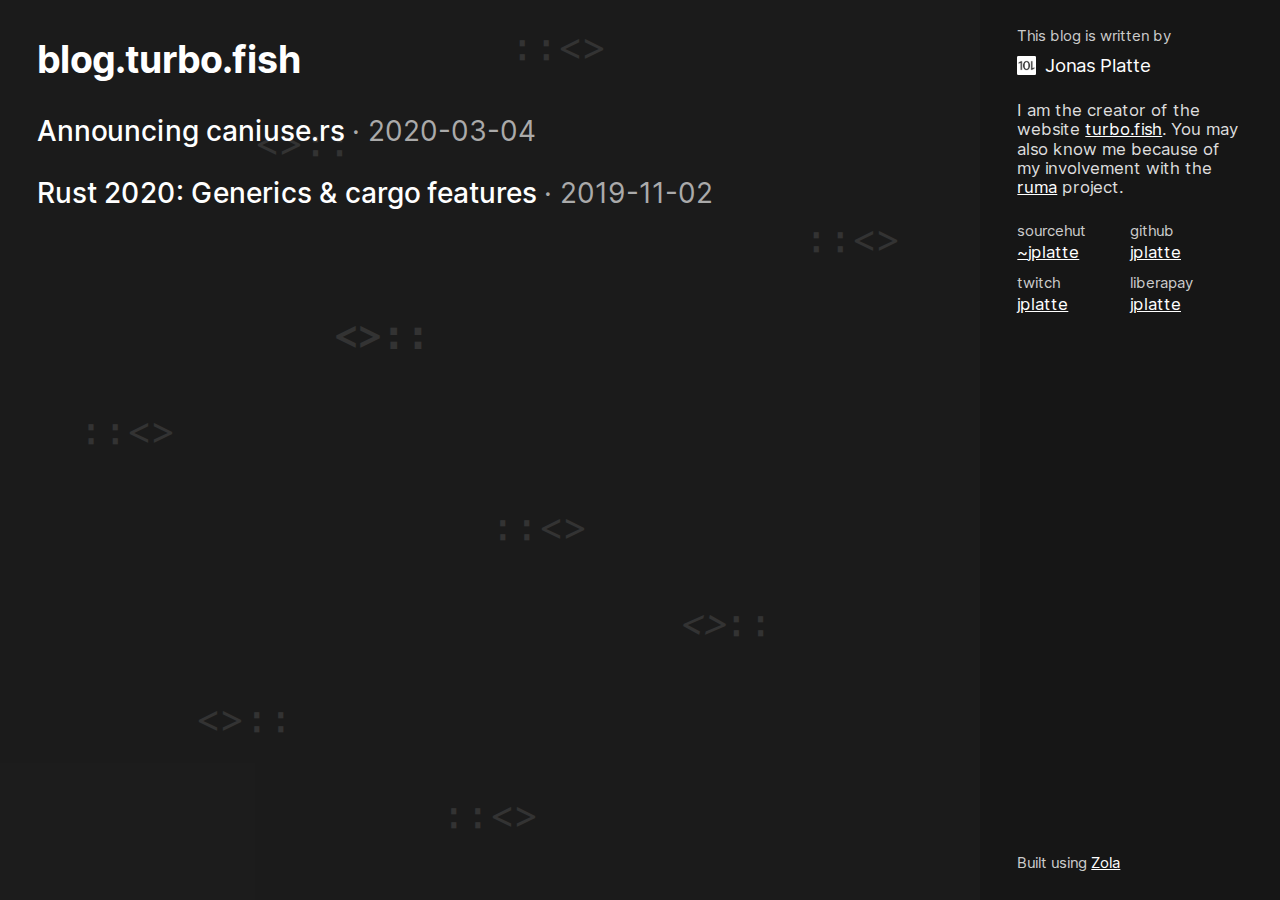
<file: index.html>
<!doctype html>
<html lang="en" class="index">

<meta charset="utf-8">
<meta http-equiv="x-ua-compatible" content="ie=edge">
<meta name="viewport" content="width=device-width, initial-scale=1, shrink-to-fit=no">

<meta http-equiv="Content-Security-Policy" content="
    default-src 'self';
    script-src 'none';
    style-src 'self' 'unsafe-inline';
    frame-src 'none'">

<title>blog.turbo.fish</title>

<link rel="stylesheet" href="/normalize.css">
<link rel="stylesheet" href="/blog.css">

<div class="page">
    <div class="content">
        
<main>
    <h1>blog.turbo.fish</h1>
    
        
        <h2 class="post-entry">
            <a href="https://blog.turbo.fish/announcing-caniuse-rs/">Announcing caniuse.rs</a>
            <time datetime="2020-03-04">· 2020-03-04</time>
        </h2>
    
        
        <h2 class="post-entry">
            <a href="https://blog.turbo.fish/rust-2020/">Rust 2020: Generics &amp; cargo features</a>
            <time datetime="2019-11-02">· 2019-11-02</time>
        </h2>
    
</main>


        <div class="bg" aria-hidden="true" tabindex="-1">
        
            <t><​></t>
            <u><​></u>
            <r><​></r>
            <b><​></b>
            <o><​></o>
            <f><​></f>
            <i><​></i>
            <s><​></s>
            <h><​></h>
        
            <t><​></t>
            <u><​></u>
            <r><​></r>
            <b><​></b>
            <o><​></o>
            <f><​></f>
            <i><​></i>
            <s><​></s>
            <h><​></h>
        
            <t><​></t>
            <u><​></u>
            <r><​></r>
            <b><​></b>
            <o><​></o>
            <f><​></f>
            <i><​></i>
            <s><​></s>
            <h><​></h>
        
            <t><​></t>
            <u><​></u>
            <r><​></r>
            <b><​></b>
            <o><​></o>
            <f><​></f>
            <i><​></i>
            <s><​></s>
            <h><​></h>
        
            <t><​></t>
            <u><​></u>
            <r><​></r>
            <b><​></b>
            <o><​></o>
            <f><​></f>
            <i><​></i>
            <s><​></s>
            <h><​></h>
        
        </div>
    </div>

    <aside class="sidebar">
        <small>This blog is written by</small>
        <div class="author">
            <img class="author-icon" src="&#x2F;img&#x2F;jplatte.png" alt="">
            <span class="author-name">Jonas Platte</span>
        </div>

        <div class="about">
            <p>I am the creator of the web­site <a href="https://turbo.fish/">turbo.fish</a>. You may also know me
because of my involvement with the <a href="https://www.ruma.io/">ruma</a> project.</p>

        </div>

        <ul class="ext-links">
        
            <li>
                <small>sourcehut</small><br>
                <a href="https:&#x2F;&#x2F;git.sr.ht&#x2F;~jplatte&#x2F;">~jplatte</a>
            </li>
        
            <li>
                <small>github</small><br>
                <a href="https:&#x2F;&#x2F;github.com&#x2F;jplatte">jplatte</a>
            </li>
        
            <li>
                <small>twitch</small><br>
                <a href="https:&#x2F;&#x2F;www.twitch.tv&#x2F;jplatte">jplatte</a>
            </li>
        
            <li>
                <small>liberapay</small><br>
                <a href="https:&#x2F;&#x2F;liberapay.com&#x2F;jplatte&#x2F;">jplatte</a>
            </li>
        
        </ul>

        <div class="sidebar-footer">
            <small>Built using <a href="https://www.getzola.org/">Zola</a></small>
        </div>
    </aside>
</div>

</html>
</file>
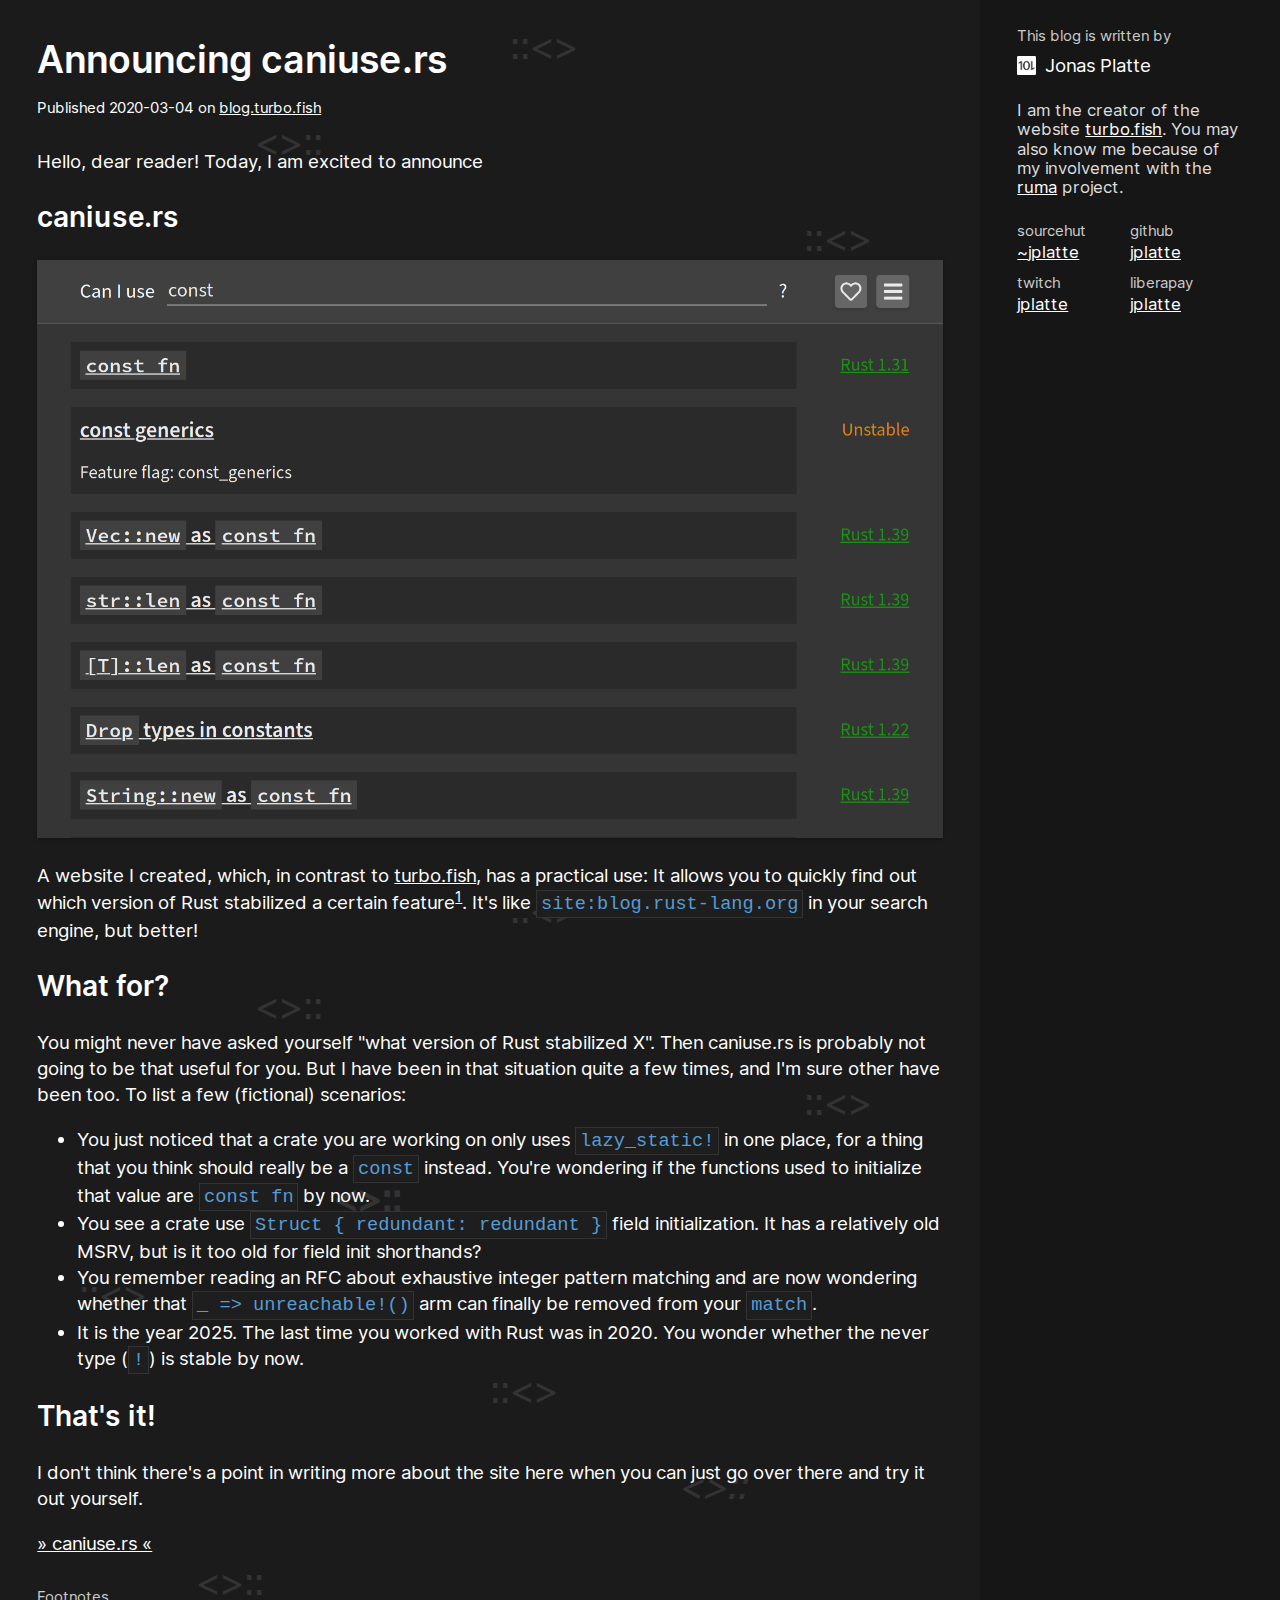
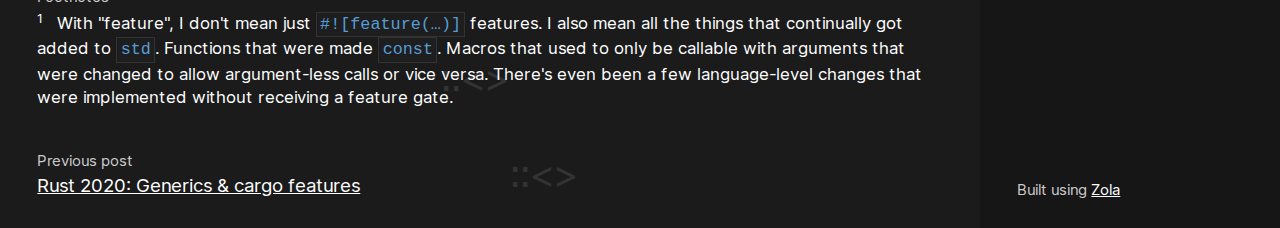
<file: announcing-caniuse-rs/index.html>
<!doctype html>
<html lang="en" class="index">

<meta charset="utf-8">
<meta http-equiv="x-ua-compatible" content="ie=edge">
<meta name="viewport" content="width=device-width, initial-scale=1, shrink-to-fit=no">

<meta http-equiv="Content-Security-Policy" content="
    default-src 'self';
    script-src 'none';
    style-src 'self' 'unsafe-inline';
    frame-src 'none'">

<title>Announcing caniuse.rs | blog.turbo.fish</title>

<link rel="stylesheet" href="/normalize.css">
<link rel="stylesheet" href="/blog.css">

<div class="page">
    <div class="content">
        

<article>
    <h1 class="page-title">Announcing caniuse.rs</h1>
    <small class="post-meta">
        Published
        <time datetime="2020-03-04">2020-03-04</time>
        on
        <a href="/">blog.turbo.fish</a>
    </small>
    <p>Hello, dear reader! Today, I am excited to announce</p>
<h2 id="caniuse-rs"><a href="https://caniuse.rs">caniuse.rs</a></h2>
<p><img src="/media/caniuse-rs-screenshot.png" alt="screenshot of caniuse.rs" /></p>
<p>A website I created, which, in contrast to <a href="https://turbo.fish/">turbo.fish</a>,
has a practical use: It allows you to quickly find out which version of Rust
stabilized a certain feature<sup class="footnote-reference"><a href="#1">1</a></sup>. It's like <code>site:blog.rust-lang.org</code> in your
search engine, but better!</p>
<h2 id="what-for">What for?</h2>
<p>You might never have asked yourself &quot;what version of Rust stabilized X&quot;. Then
caniuse.rs is probably not going to be that useful for you. But I have been in
that situation quite a few times, and I'm sure other have been too. To list a
few (fictional) scenarios:</p>
<ul>
<li>You just noticed that a crate you are working on only uses <code>lazy_static!</code> in
one place, for a thing that you think should really be a <code>const</code> instead.
You're wondering if the functions used to initialize that value are <code>const fn</code>
by now.</li>
<li>You see a crate use <code>Struct { redundant: redundant }</code> field initialization. It
has a relatively old MSRV, but is it too old for field init shorthands?</li>
<li>You remember reading an RFC about exhaustive integer pattern matching and are
now wondering whether that <code>_ =&gt; unreachable!()</code> arm can finally be removed
from your <code>match</code>.</li>
<li>It is the year 2025. The last time you worked with Rust was in 2020. You
wonder whether the never type (<code>!</code>) is stable by now.</li>
</ul>
<h2 id="that-s-it">That's it!</h2>
<p>I don't think there's a point in writing more about the site here when you can
just go over there and try it out yourself.</p>
<p><a href="https://caniuse.rs/">» caniuse.rs «</a></p>
<div class="footnote-definition" id="1"><sup class="footnote-definition-label">1</sup>
<p>With &quot;feature&quot;, I don't mean just <code>#![feature(…)]</code> features. I also mean
all the things that continually got added to <code>std</code>. Functions that were made
<code>const</code>. Macros that used to only be callable with arguments that were changed
to allow argument-less calls or vice versa. There's even been a few
language-level changes that were implemented without receiving a feature gate.</p>
</div>

</article>

<ul class="other-post-links">
    
    <li class="previous-post">
        <small>Previous post</small>
        <a href="/rust-2020&#x2F;">Rust 2020: Generics &amp; cargo features</a>
    </li>
    
    
</ul>


        <div class="bg" aria-hidden="true" tabindex="-1">
        
            <t><​></t>
            <u><​></u>
            <r><​></r>
            <b><​></b>
            <o><​></o>
            <f><​></f>
            <i><​></i>
            <s><​></s>
            <h><​></h>
        
            <t><​></t>
            <u><​></u>
            <r><​></r>
            <b><​></b>
            <o><​></o>
            <f><​></f>
            <i><​></i>
            <s><​></s>
            <h><​></h>
        
            <t><​></t>
            <u><​></u>
            <r><​></r>
            <b><​></b>
            <o><​></o>
            <f><​></f>
            <i><​></i>
            <s><​></s>
            <h><​></h>
        
            <t><​></t>
            <u><​></u>
            <r><​></r>
            <b><​></b>
            <o><​></o>
            <f><​></f>
            <i><​></i>
            <s><​></s>
            <h><​></h>
        
            <t><​></t>
            <u><​></u>
            <r><​></r>
            <b><​></b>
            <o><​></o>
            <f><​></f>
            <i><​></i>
            <s><​></s>
            <h><​></h>
        
        </div>
    </div>

    <aside class="sidebar">
        <small>This blog is written by</small>
        <div class="author">
            <img class="author-icon" src="&#x2F;img&#x2F;jplatte.png" alt="">
            <span class="author-name">Jonas Platte</span>
        </div>

        <div class="about">
            <p>I am the creator of the web­site <a href="https://turbo.fish/">turbo.fish</a>. You may also know me
because of my involvement with the <a href="https://www.ruma.io/">ruma</a> project.</p>

        </div>

        <ul class="ext-links">
        
            <li>
                <small>sourcehut</small><br>
                <a href="https:&#x2F;&#x2F;git.sr.ht&#x2F;~jplatte&#x2F;">~jplatte</a>
            </li>
        
            <li>
                <small>github</small><br>
                <a href="https:&#x2F;&#x2F;github.com&#x2F;jplatte">jplatte</a>
            </li>
        
            <li>
                <small>twitch</small><br>
                <a href="https:&#x2F;&#x2F;www.twitch.tv&#x2F;jplatte">jplatte</a>
            </li>
        
            <li>
                <small>liberapay</small><br>
                <a href="https:&#x2F;&#x2F;liberapay.com&#x2F;jplatte&#x2F;">jplatte</a>
            </li>
        
        </ul>

        <div class="sidebar-footer">
            <small>Built using <a href="https://www.getzola.org/">Zola</a></small>
        </div>
    </aside>
</div>

</html>
</file>
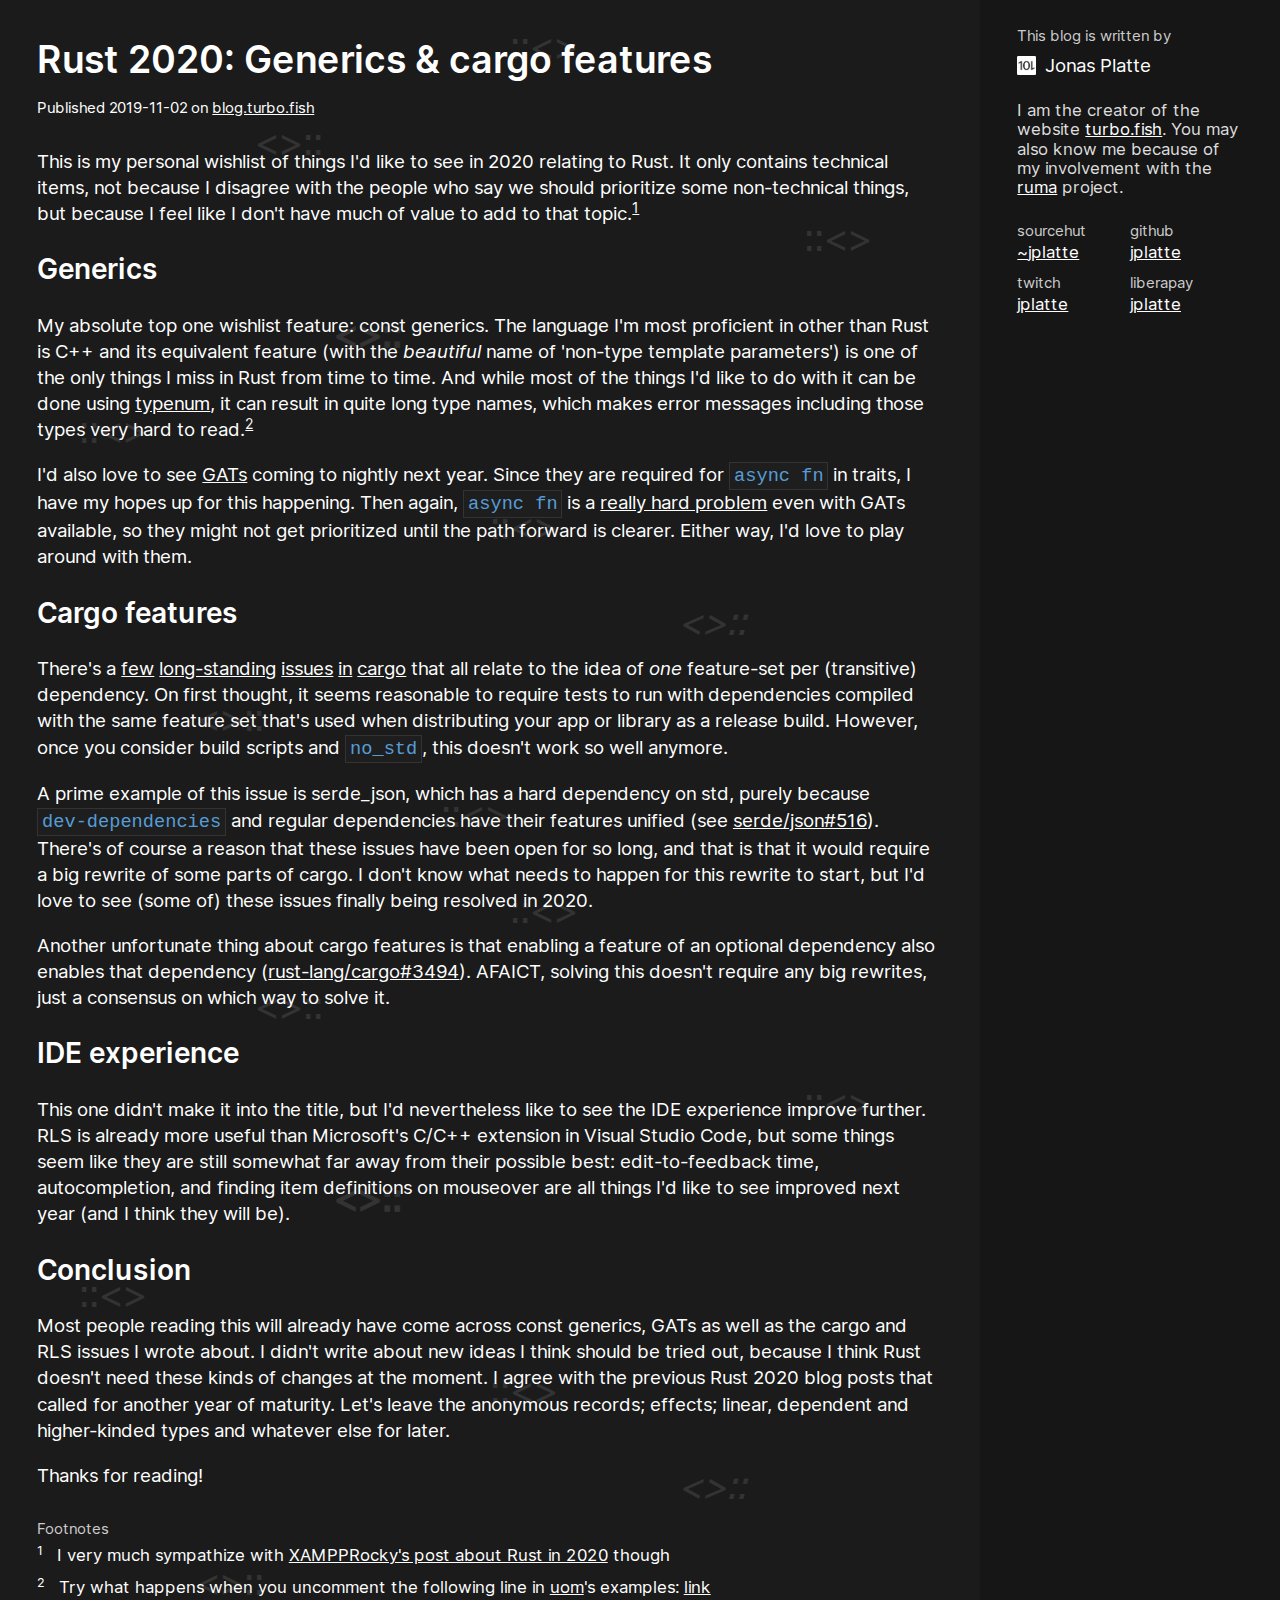
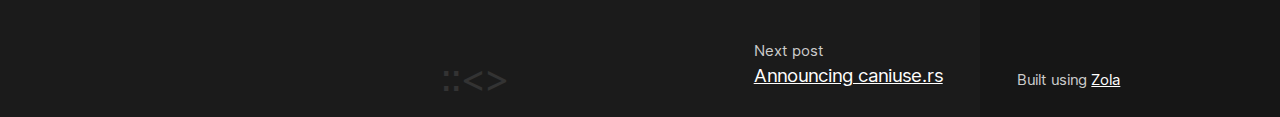
<file: rust-2020/index.html>
<!doctype html>
<html lang="en" class="index">

<meta charset="utf-8">
<meta http-equiv="x-ua-compatible" content="ie=edge">
<meta name="viewport" content="width=device-width, initial-scale=1, shrink-to-fit=no">

<meta http-equiv="Content-Security-Policy" content="
    default-src 'self';
    script-src 'none';
    style-src 'self' 'unsafe-inline';
    frame-src 'none'">

<title>Rust 2020: Generics &amp; cargo features | blog.turbo.fish</title>

<link rel="stylesheet" href="/normalize.css">
<link rel="stylesheet" href="/blog.css">

<div class="page">
    <div class="content">
        

<article>
    <h1 class="page-title">Rust 2020: Generics &amp; cargo features</h1>
    <small class="post-meta">
        Published
        <time datetime="2019-11-02">2019-11-02</time>
        on
        <a href="/">blog.turbo.fish</a>
    </small>
    <p>This is my personal wishlist of things I'd like to see in 2020 relating to Rust.
It only contains technical items, not because I disagree with the people who say
we should prioritize some non-technical things, but because I feel like I don't
have much of value to add to that topic.<sup class="footnote-reference"><a href="#1">1</a></sup></p>
<h2 id="generics">Generics</h2>
<p>My absolute top one wishlist feature: const generics. The language I'm most
proficient in other than Rust is C++ and its equivalent feature (with the
<em>beautiful</em> name of 'non-type template parameters') is one of the only things I
miss in Rust from time to time. And while most of the things I'd like to do with
it can be done using <a href="https://crates.io/crates/typenum">typenum</a>, it can result in quite long type
names, which makes error messages including those types very hard to read.<sup class="footnote-reference"><a href="#2">2</a></sup></p>
<p>I'd also love to see <a href="https://github.com/rust-lang/rust/issues/44265">GATs</a> coming to nightly next year. Since they are
required for <code>async fn</code> in traits, I have my hopes up for this happening. Then
again, <code>async fn</code> is a <a href="https://smallcultfollowing.com/babysteps/blog/2019/10/26/async-fn-in-traits-are-hard/">really hard problem</a> even with GATs available,
so they might not get prioritized until the path forward is clearer. Either way,
I'd love to play around with them.</p>
<h2 id="cargo-features">Cargo features</h2>
<p>There's a <a href="https://github.com/rust-lang/cargo/issues/1197">few</a> <a href="https://github.com/rust-lang/cargo/issues/1796">long-standing</a> <a href="https://github.com/rust-lang/cargo/issues/2589">issues</a>
<a href="https://github.com/rust-lang/cargo/issues/2911">in</a> <a href="https://github.com/rust-lang/cargo/issues/5730">cargo</a> that all relate to the idea of <em>one</em> feature-set
per (transitive) dependency. On first thought, it seems reasonable to require
tests to run with dependencies compiled with the same feature set that's used
when distributing your app or library as a release build. However, once you
consider build scripts and <code>no_std</code>, this doesn't work so well anymore.</p>
<p>A prime example of this issue is serde_json, which has a hard dependency on
std, purely because <code>dev-dependencies</code> and regular dependencies have their
features unified (see <a href="https://github.com/serde-rs/json/pull/516">serde/json#516</a>). There's of course a reason
that these issues have been open for so long, and that is that it would require
a big rewrite of some parts of cargo. I don't know what needs to happen for this
rewrite to start, but I'd love to see (some of) these issues finally being
resolved in 2020.</p>
<p>Another unfortunate thing about cargo features is that enabling a feature of an
optional dependency also enables that dependency (<a href="https://github.com/rust-lang/cargo/issues/3494">rust-lang/cargo#3494</a>).
AFAICT, solving this doesn't require any big rewrites, just a consensus on which
way to solve it.</p>
<h2 id="ide-experience">IDE experience</h2>
<p>This one didn't make it into the title, but I'd nevertheless like to see the IDE
experience improve further. RLS is already more useful than Microsoft's C/C++
extension in Visual Studio Code, but some things seem like they are still
somewhat far away from their possible best: edit-to-feedback time,
autocompletion, and finding item definitions on mouseover are all things I'd
like to see improved next year (and I think they will be).</p>
<h2 id="conclusion">Conclusion</h2>
<p>Most people reading this will already have come across const generics, GATs as
well as the cargo and RLS issues I wrote about. I didn't write about new ideas
I think should be tried out, because I think Rust doesn't need these kinds of
changes at the moment. I agree with the previous Rust 2020 blog posts that
called for another year of maturity. Let's leave the anonymous records; effects;
linear, dependent and higher-kinded types and whatever else for later.</p>
<p>Thanks for reading!</p>
<div class="footnote-definition" id="1"><sup class="footnote-definition-label">1</sup>
<p>I very much sympathize with <a href="https://xampprocky.github.io/public/blog/rust-2021/">XAMPPRocky's post about Rust in 2020</a>
though</p>
</div>
<div class="footnote-definition" id="2"><sup class="footnote-definition-label">2</sup>
<p>Try what happens when you uncomment the following line in <a href="https://crates.io/crates/uom">uom</a>'s
examples: <a href="https://github.com/iliekturtles/uom/blob/4b338869556be39bac4c3320da0c3298975178fa/examples/si.rs#L16">link</a></p>
</div>

</article>

<ul class="other-post-links">
    
    
    <li class="next-post">
        <small>Next post</small>
        <a href="/announcing-caniuse-rs&#x2F;">Announcing caniuse.rs</a>
    </li>
    
</ul>


        <div class="bg" aria-hidden="true" tabindex="-1">
        
            <t><​></t>
            <u><​></u>
            <r><​></r>
            <b><​></b>
            <o><​></o>
            <f><​></f>
            <i><​></i>
            <s><​></s>
            <h><​></h>
        
            <t><​></t>
            <u><​></u>
            <r><​></r>
            <b><​></b>
            <o><​></o>
            <f><​></f>
            <i><​></i>
            <s><​></s>
            <h><​></h>
        
            <t><​></t>
            <u><​></u>
            <r><​></r>
            <b><​></b>
            <o><​></o>
            <f><​></f>
            <i><​></i>
            <s><​></s>
            <h><​></h>
        
            <t><​></t>
            <u><​></u>
            <r><​></r>
            <b><​></b>
            <o><​></o>
            <f><​></f>
            <i><​></i>
            <s><​></s>
            <h><​></h>
        
            <t><​></t>
            <u><​></u>
            <r><​></r>
            <b><​></b>
            <o><​></o>
            <f><​></f>
            <i><​></i>
            <s><​></s>
            <h><​></h>
        
        </div>
    </div>

    <aside class="sidebar">
        <small>This blog is written by</small>
        <div class="author">
            <img class="author-icon" src="&#x2F;img&#x2F;jplatte.png" alt="">
            <span class="author-name">Jonas Platte</span>
        </div>

        <div class="about">
            <p>I am the creator of the web­site <a href="https://turbo.fish/">turbo.fish</a>. You may also know me
because of my involvement with the <a href="https://www.ruma.io/">ruma</a> project.</p>

        </div>

        <ul class="ext-links">
        
            <li>
                <small>sourcehut</small><br>
                <a href="https:&#x2F;&#x2F;git.sr.ht&#x2F;~jplatte&#x2F;">~jplatte</a>
            </li>
        
            <li>
                <small>github</small><br>
                <a href="https:&#x2F;&#x2F;github.com&#x2F;jplatte">jplatte</a>
            </li>
        
            <li>
                <small>twitch</small><br>
                <a href="https:&#x2F;&#x2F;www.twitch.tv&#x2F;jplatte">jplatte</a>
            </li>
        
            <li>
                <small>liberapay</small><br>
                <a href="https:&#x2F;&#x2F;liberapay.com&#x2F;jplatte&#x2F;">jplatte</a>
            </li>
        
        </ul>

        <div class="sidebar-footer">
            <small>Built using <a href="https://www.getzola.org/">Zola</a></small>
        </div>
    </aside>
</div>

</html>
</file>
<file: blog.css>
@font-face {
    font-family: 'Inter';
    font-display: swap;
    src: url('fonts/Inter-Regular.woff2') format('woff2'),
         url('fonts/Inter-Regular.woff') format('woff');
}

@font-face {
    font-family: 'Inter';
    font-style: italic;
    font-display: swap;
    src: url('fonts/Inter-Italic.woff2') format('woff2'),
         url('fonts/Inter-Italic.woff') format('woff');
}

@font-face {
    font-family: 'Inter';
    font-weight: 500;
    font-display: swap;
    src: url('fonts/Inter-Medium.woff2') format('woff2'),
         url('fonts/Inter-Medium.woff') format('woff');
}

@font-face {
    font-family: 'Inter';
    font-weight: 600;
    font-display: swap;
    src: url('fonts/Inter-SemiBold.woff2') format('woff2'),
         url('fonts/Inter-SemiBold.woff') format('woff');
}

@font-face {
    font-family: 'Inter';
    font-weight: 700;
    font-display: swap;
    src: url('fonts/Inter-Bold.woff2') format('woff2'),
         url('fonts/Inter-Bold.woff') format('woff');
}

@font-face {
    font-family: 'Droid Sans Mono';
    src: url('fonts/DroidSansMono.woff') format('woff');
}

/* Basic layout */
html {
    box-sizing: border-box;
}

*, *:before, *:after {
    box-sizing: inherit;
}

html {
    height: 100%;
}

body {
    font-family: 'Inter', sans-serif;
    font-size: 14pt;
    min-height: 100%;
    background-color: #111;
    color: #fff;
}

.page {
    min-height: 100vh;
    max-width: 1300px;
    margin: 0 auto;
    display: flex;
}

h1.page-title {
    font-weight: 600;
    margin-bottom: .3em;
}

h2.post-entry {
    font-weight: 500;
}

h2.post-entry time {
    font-weight: 400;
    color: #aaa;
    white-space: nowrap;
}

h2, h3, h4 {
    font-weight: 600;
}

.post-meta {
    display: block;
    margin-bottom: 2em;
}

.content {
    position: relative;
    flex: 1;
    line-height: 1.4;
    padding: .5em 2em 1.5em;
    background: rgba(29, 29, 29, 0.9);
}

.content img {
    max-width: 100%;
    box-shadow: 0 1px 4px rgba(0, 0, 0, 0.3);
}

.bg {
    position: absolute;
    top: 0;
    bottom: 0;
    left: 0;
    right: 0;
    z-index: -1;
    overflow-y: hidden;

    -webkit-user-select: none;
    -moz-user-select: none;
    -ms-user-select: none;
    user-select: none;
}

pre {
    padding: .3em .5em;
    border: 1px solid #333;
    box-shadow: 0 1px 4px rgba(0, 0, 0, 0.3);
}

pre, .bg {
    font-family: 'Droid Sans Mono', monospace;
}

a {
    color: #fff !important;
}

code {
    display: inline-block;
    border: 1px solid #333;
    background-color: #1e1e1e;
    color: #569cd6;
    padding: 0 .2em;
}

h2 a {
    text-decoration: none;
}

/* First footnote ::before */
p + .footnote-definition::before {
    content: 'Footnotes';
    display: block;
    color: #ccc;
    margin: 2em 0 .3em;
    /* Very very very close to the size of 'Previous post' / 'Next post' */
    font-size: 88.89%;
}

.footnote-definition {
    margin: .5em 0;
    font-size: 90%;
}

.footnote-definition > p {
    display: inline;
}

.footnote-definition > :not(.footnote-definition-label) {
    margin-left: .5em;
}

.footnote-definition > p:nth-child(2) {
    margin-top: 0;
}

.footnote-definition > p:last-child {
    margin-bottom: 0;
}

.other-post-links {
    display: flex;
    list-style: none;
    padding: 0;
    margin: 2em 0 0;
}

.next-post {
    margin-left: auto;
}

.other-post-links small {
    color: #ccc;
}

.other-post-links a {
    display: block;
}

.sidebar {
    display: flex;
    flex-direction: column;
    color: #ccc;
    padding: 1.5em 2em;
    background: rgba(23, 23, 23, 0.85);
}

.author {
    color: #fff;
    margin-top: .5em;
    display: flex;
    align-items: center;
}

.author-icon {
    height: 1em;
    width: auto;
    margin-right: .5em;
}

.about {
    font-size: 90%;
    color: #ddd;
    margin-top: .5em;
}

ul.ext-links {
    display: flex;
    flex-wrap: wrap;
    list-style: none;
    margin-top: .25em;
    padding-left: 0;
}

.ext-links li {
    min-width: 50%;
    margin-bottom: .5em;
}

.ext-links a {
    font-size: 90%;
}

.sidebar-footer {
    margin-top: auto;
}

@media screen and (min-width: 791px) {
    .sidebar {
        flex: 0 0 300px;
    }
}

@media screen and (max-width: 790px) {
    .page {
        flex-direction: column;
    }
}

t, u, r, b, o, f, i, s, h {
    display: flex;
    font-size: 2.5rem;
    padding: .5em;
    color: #fff;
    text-decoration: none;
    white-space: nowrap;

    position: relative;
}

t { margin-left: 50% }
u { margin-left: 24% }
r { margin-left: 80% }
b { margin-left: 32% }
o { margin-left: 6% }
f { margin-left: 48% }
i { margin-left: 67% }
s { margin-left: 18% }
h { margin-left: 43% }

t::before, t::after,
u::before, u::after,
r::before, r::after,
b::before, b::after,
o::before, o::after,
f::before, f::after,
i::before, i::after,
s::before, s::after,
h::before, h::after {
    content: '∶';
    order: -1;
    display: block;
}

.reverse t::before, .reverse t::after,
.reverse u::before, .reverse u::after, .index u::before, .index u::after,
.reverse r::before, .reverse r::after,
.reverse b::before, .reverse b::after, .index b::before, .index b::after,
.reverse o::before, .reverse o::after,
.reverse f::before, .reverse f::after,
.reverse i::before, .reverse i::after, .index i::before, .index i::after,
.reverse s::before, .reverse s::after, .index s::before, .index s::after,
.reverse h::before, .reverse h::after {
    order: 1;
}
</file>
